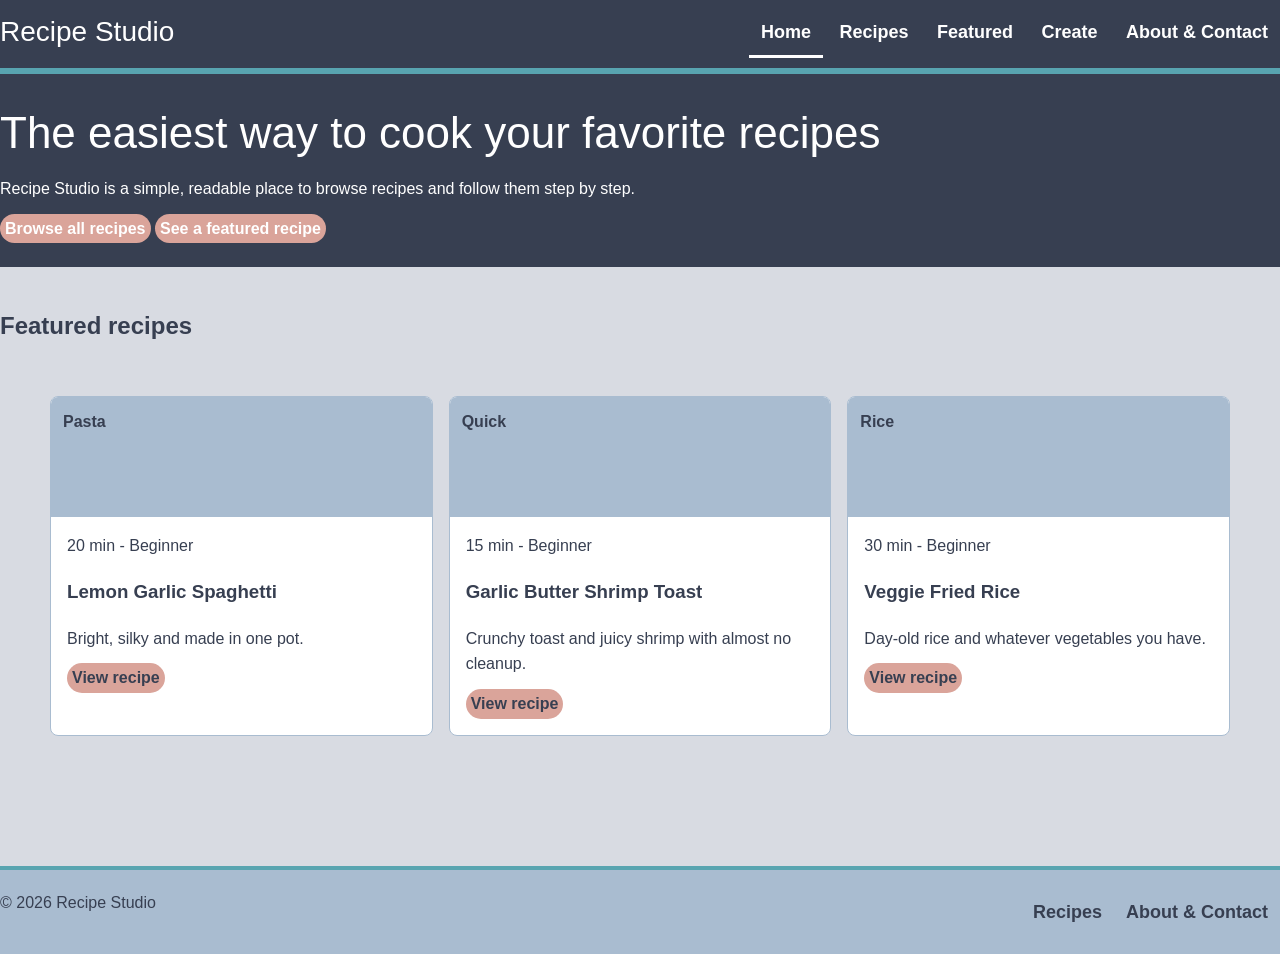
<file: index.html>
<!DOCTYPE html>
<html lang="en">
<head>
  <meta charset="UTF-8">
  <meta name="viewport" content="width=device-width, initial-scale=1">
  <title>Recipe Studio</title>
  <meta name="description" content="Collect and cook your favorite recipes.">
  <link rel="stylesheet" href="styles.css">
</head>
<body>
  <a class="skip-link" href="#main">Skip to main content</a>
  <header class="site-header">
    <div class="container">
      <a class="brand" href="index.html">Recipe Studio</a>
      <nav aria-label="Main">
        <ul class="nav">
          <li><a href="index.html" aria-current="page">Home</a></li>
          <li><a href="recipes.html">Recipes</a></li>
          <li><a href="recipe.html">Featured</a></li>
          <li><a href="create.html">Create</a></li>
          <li><a href="about.html">About &amp; Contact</a></li>
        </ul>
      </nav>
    </div>
  </header>

  <main id="main">
    <div class="band">
        <section class="hero" aria-labelledby="hero-title">
        <div class="container">
            <h1 id="hero-title">The easiest way to cook your favorite recipes</h1>
            <p>Recipe Studio is a simple, readable place to browse recipes and follow them step by step.</p>
            <div class="actions">
            <a class="btn btn--dark" href="recipes.html">Browse all recipes</a>
            <a class="btn btn--dark" href="recipe.html">See a featured recipe</a>
            </div>
        </div>
        </section>
    </div>

    <section class="section" aria-labelledby="featured-title">
      <div class="container">
        <h2 id="featured-title">Featured recipes</h2>
        <div class="grid">
        <article class="card">
          <div class="card__tile">Pasta</div>
          <div class="card__body">
            <p class="muted">20 min - Beginner</p>
            <h3>Lemon Garlic Spaghetti</h3>
            <p>Bright, silky and made in one pot.</p>
            <a class="btn" href="recipe.html#spaghetti">View recipe</a>
          </div>
        </article>
        <article class="card">
          <div class="card__tile">Quick</div>
          <div class="card__body">
            <p class="muted">15 min - Beginner</p>
            <h3>Garlic Butter Shrimp Toast</h3>
            <p>Crunchy toast and juicy shrimp with almost no cleanup.</p>
            <a class="btn" href="recipe.html#shrimp-toast">View recipe</a>
          </div>
        </article>
        <article class="card">
          <div class="card__tile">Rice</div>
          <div class="card__body">
            <p class="muted">30 min - Beginner</p>
            <h3>Veggie Fried Rice</h3>
            <p>Day-old rice and whatever vegetables you have.</p>
            <a class="btn" href="recipe.html#fried-rice">View recipe</a>
          </div>
        </article>
        </div>
      </div>
    </section>
  </main>

  <footer class="site-footer">
    <div class="container">
      <p>&copy; 2026 Recipe Studio</p>
      <nav aria-label="Footer"><ul class="nav"><li><a href="recipes.html">Recipes</a></li><li><a href="about.html">About &amp; Contact</a></li></ul></nav>
    </div>
  </footer>
</body>
</html>
</file>
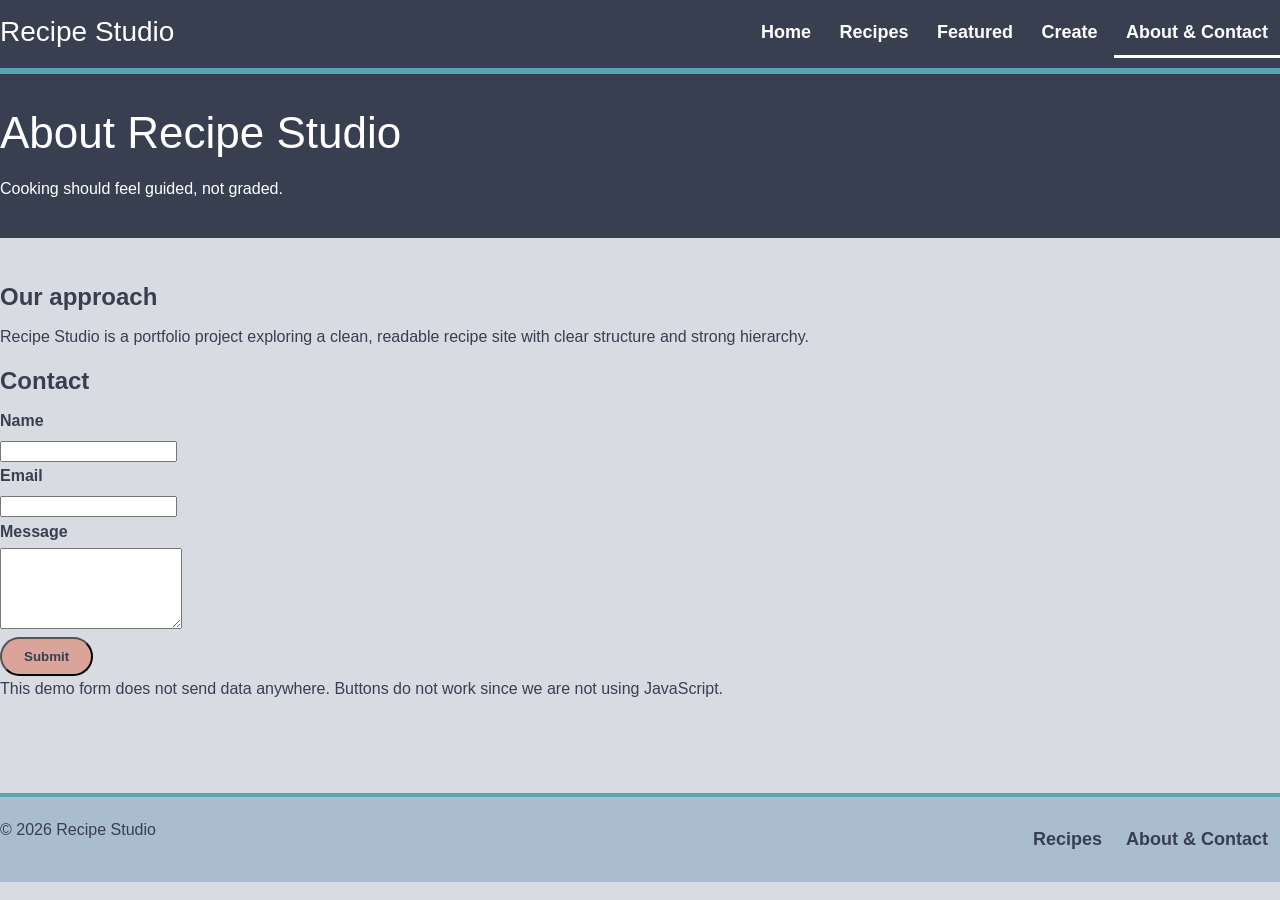
<file: about.html>
<!DOCTYPE html>
<html lang="en">
<head>
  <meta charset="utf-8">
  <meta name="viewport" content="width=device-width, initial-scale=1">
  <title>About &amp; Contact — Recipe Studio</title>
  <meta name="description" content="About Recipe Studio and how to get in touch.">
  <link rel="stylesheet" href="styles.css">
</head>
<body>
  <a class="skip-link" href="#main">Skip to main content</a>
  <header class="site-header">
    <div class="container">
      <a class="brand" href="index.html">Recipe Studio</a>
      <nav aria-label="Main">
        <ul class="nav">
          <li><a href="index.html">Home</a></li>
          <li><a href="recipes.html">Recipes</a></li>
          <li><a href="recipe.html">Featured</a></li>
          <li><a href="create.html">Create</a></li>
          <li><a href="about.html" aria-current="page">About &amp; Contact</a></li>
          
        </ul>
      </nav>
    </div>
  </header>

  <main id="main">
    <div class="band">
      <div class="container">
        <h1>About Recipe Studio</h1>
        <p>Cooking should feel guided, not graded.</p>
      </div>
    </div>
    <div class="section">
      <div class="container split">
        <section aria-labelledby="about-title">
          <h2 id="about-title">Our approach</h2>
          <p>Recipe Studio is a portfolio project exploring a clean, readable recipe site with clear structure and strong hierarchy.</p>
        </section>
        <section aria-labelledby="contact-title">
          <h2 id="contact-title">Contact</h2>
          <form class="form" action="#" method="get">
            <div class="field"><label for="name">Name</label><input id="name" name="name" type="text" autocomplete="name" required></div>
            <div class="field"><label for="email">Email</label><input id="email" name="email" type="email" autocomplete="email" required></div>
            <div class="field"><label for="msg">Message</label><textarea id="msg" name="msg" rows="5" required></textarea></div>
            <button class="submit-button" type="submit">Submit</button>
          </form>
          <p class="muted">This demo form does not send data anywhere. Buttons do not work since we are not using JavaScript.</p>
        </section>
      </div>
    </div>
  </main>

  <footer class="site-footer">
    <div class="container">
      <p>&copy; 2026 Recipe Studio</p>
      <nav aria-label="Footer"><ul class="nav"><li><a href="recipes.html">Recipes</a></li><li><a href="about.html">About &amp; Contact</a></li></ul></nav>
    </div>
  </footer>
</body>
</html>
</file>
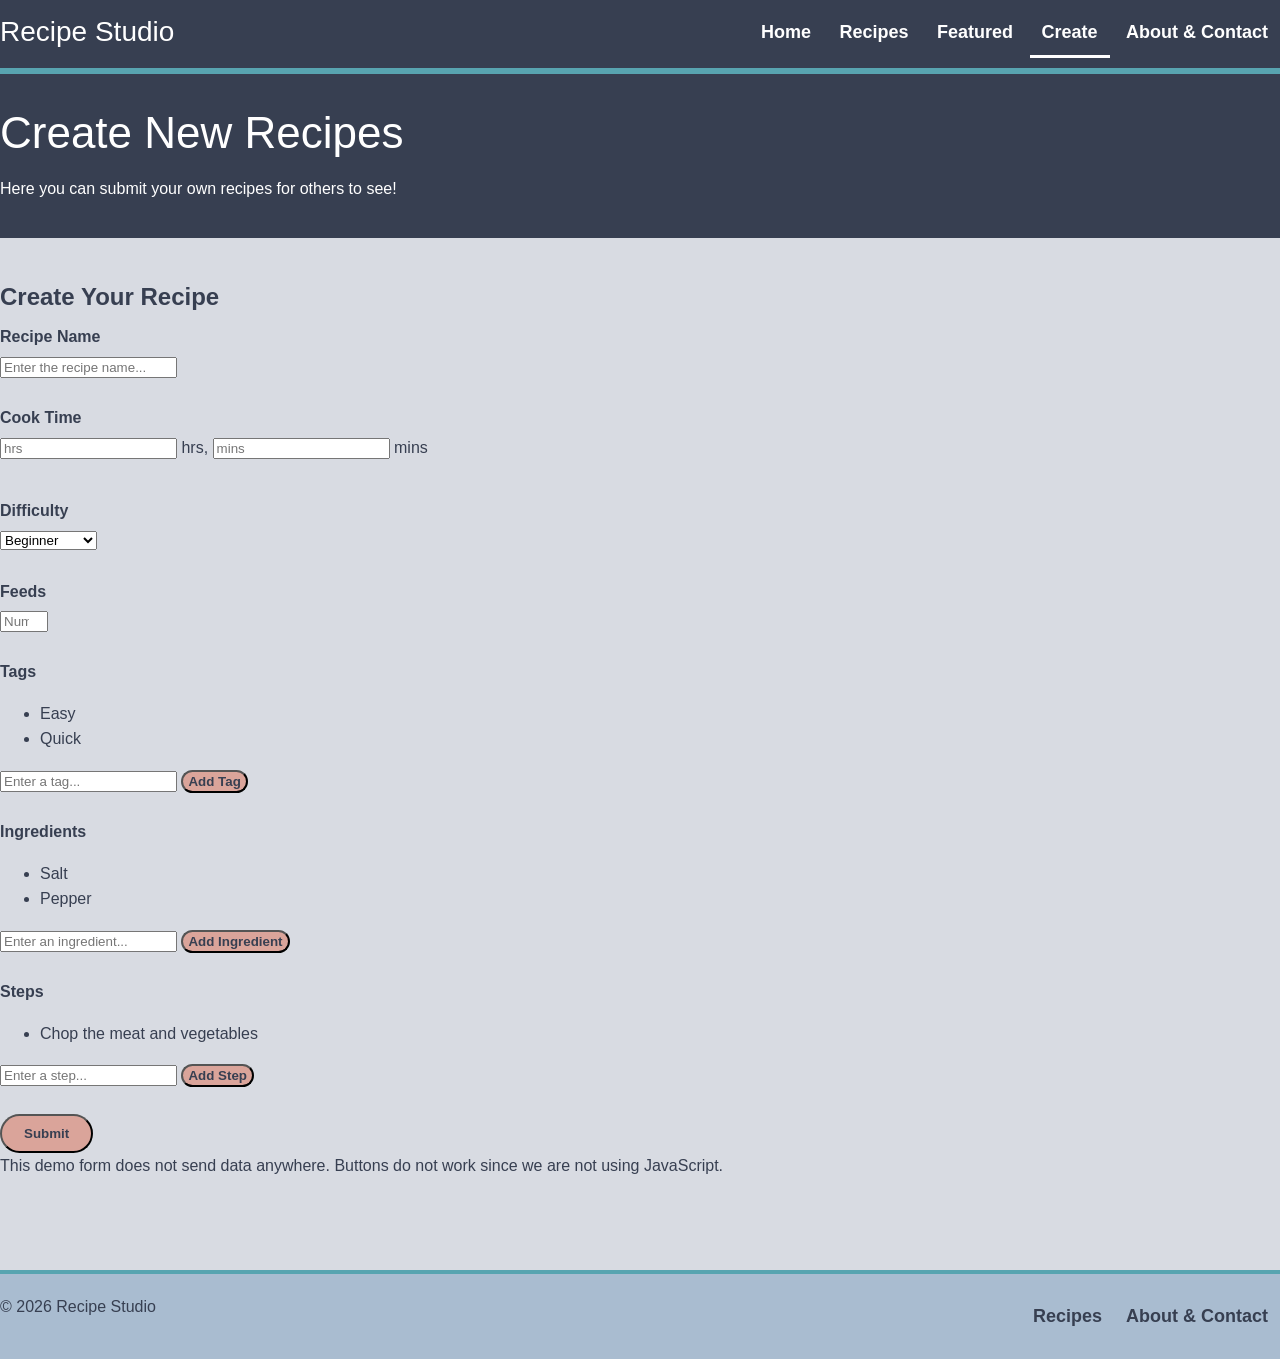
<file: create.html>
<!DOCTYPE html>
<html lang="en">
<head>
  <meta charset="utf-8">
  <meta name="viewport" content="width=device-width, initial-scale=1">
  <title>Create — Recipe Studio</title>
  <meta name="description" content="Create new recipes for Recipe Studio.">
  <link rel="stylesheet" href="styles.css">
</head>
<body>
  <a class="skip-link" href="#main">Skip to main content</a>
  <header class="site-header">
    <div class="container">
      <a class="brand" href="index.html">Recipe Studio</a>
      <nav aria-label="Main">
        <ul class="nav">
          <li><a href="index.html">Home</a></li>
          <li><a href="recipes.html">Recipes</a></li>
          <li><a href="recipe.html">Featured</a></li>
          <li><a href="create.html" aria-current="page">Create</a></li>
          <li><a href="about.html">About &amp; Contact</a></li>
        </ul>
      </nav>
    </div>
  </header>

  <main id="main">
    <div class="band">
      <div class="container">
        <h1>Create New Recipes</h1>
        <p>Here you can submit your own recipes for others to see!</p>
      </div>
    </div>
    <div class="section">
      <div class="container split">
        <section aria-labelledby="create-title">
          <h2 id="create-title">Create Your Recipe</h2>
          <form class="form" action="#" method="get">
            <div class="field">
                <label for="recipe-name">Recipe Name</label>
                <input id="recipe-name" name="recipe-name" type="text" placeholder="Enter the recipe name..." required>
            </div>
            <br>
            <div class="field">
                <label for="time">Cook Time</label>
                <p><input type="number" id="hours-input" placeholder="hrs" name="hrs" max="99" required> hrs, <input type="number" id="minutes-input" placeholder="mins" name="mins" max="59" required> mins</p>
            </div>
            <br>
            <div class="field">
                <label for="difficulty">Difficulty</label>
                <select id="difficulty" name="difficulty" required>
                    <option value="Beginner">Beginner</option>
                    <option value="Intermediate">Intermediate</option>
                    <option value="Advanced">Advanced</option>
                </select>
            </div>
            <br>
            <div class="field">
                <label for="amount">Feeds</label>
                <input id="amount" name="amount" type="number" placeholder="Number of servings..." min="1" max="99" required>
            </div>
            <br>
            <div class="field">
                <label for="tags">Tags</label>
                <ul id="tags">
                    <li>Easy</li>
                    <li>Quick</li>
                </ul>
                <input type="text" id="tag-input" placeholder="Enter a tag..." name="tags" required>
                <button class="btn" id="add-tag">Add Tag</button>
            </div>
            <br>
            <div class="field">
                <label for="ingredients">Ingredients</label>
                <ul id="ingredients">
                    <li>Salt</li>
                    <li>Pepper</li>
                </ul>
                <input type="text" id="ingredient-input" placeholder="Enter an ingredient..." name="ingredients" required>
                <button class="btn" id="add-ingredient">Add Ingredient</button>
            </div>
            <br>
            <div class="field">
                <label for="steps">Steps</label>
                <ul id="steps">
                    <li>Chop the  meat and vegetables</li>
                </ul>
                <input type="text" id="step-input" placeholder="Enter a step..." name="steps" required>
                <button class="btn" id="add-step">Add Step</button>
            </div>
            <br>
            <button class="submit-button" type="submit">Submit</button>
          </form>
          <p class="muted">This demo form does not send data anywhere. Buttons do not work since we are not using JavaScript.</p>
        </section>
      </div>
    </div>
  </main>

  <footer class="site-footer">
    <div class="container">
      <p>&copy; 2026 Recipe Studio</p>
      <nav aria-label="Footer"><ul class="nav"><li><a href="recipes.html">Recipes</a></li><li><a href="about.html">About &amp; Contact</a></li></ul></nav>
    </div>
  </footer>
</body>
</html>
</file>
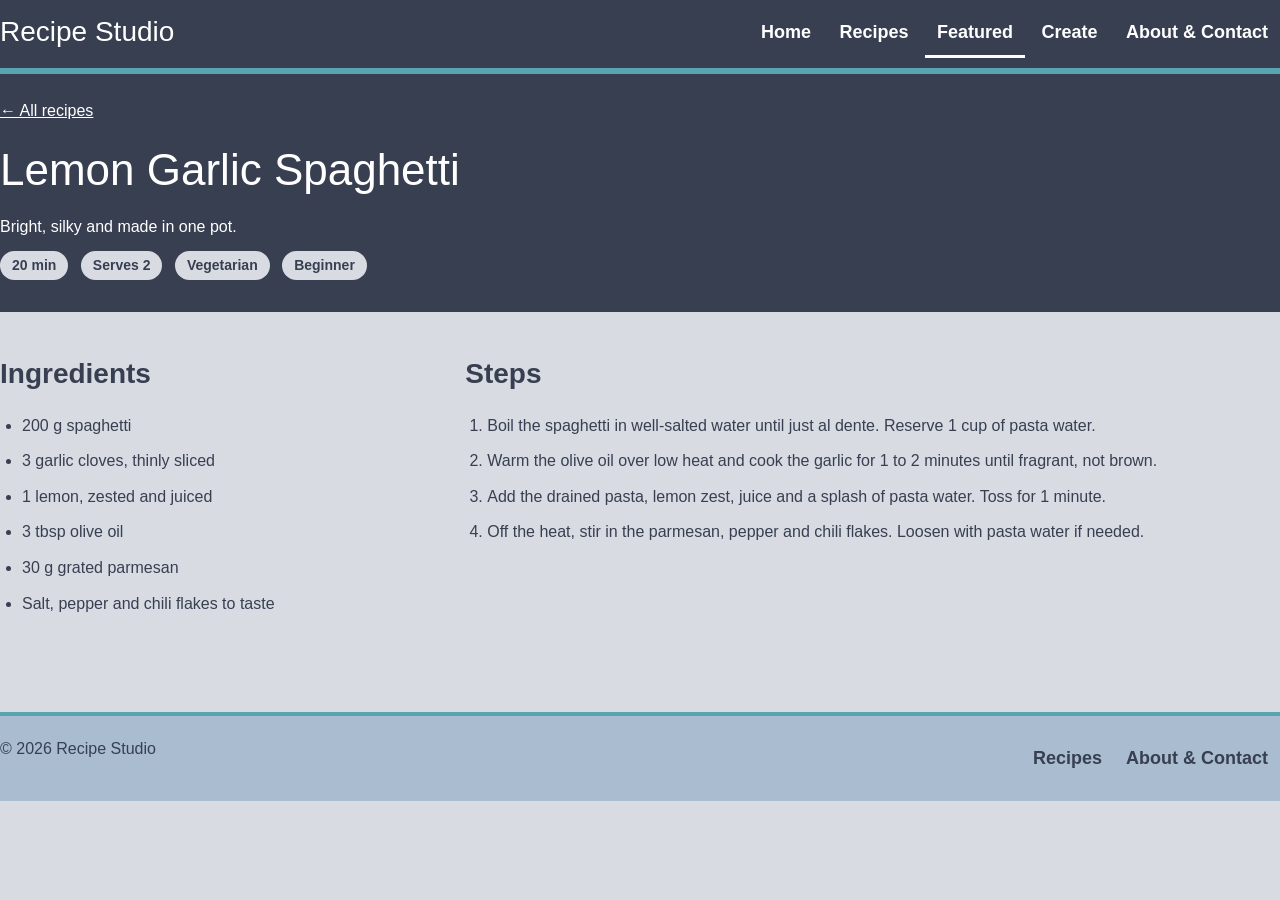
<file: recipe.html>
<!DOCTYPE html>
<html lang="en">
<head>
  <meta charset="UTF-8">
  <meta name="viewport" content="width=device-width, initial-scale=1">
  <title>Recipe — Recipe Studio</title>
  <meta name="description" content="Ingredients and steps for a Recipe Studio recipe.">
  <link rel="stylesheet" href="styles.css">
</head>
<body>
  <a class="skip-link" href="#main">Skip to main content</a>
  <header class="site-header">
    <div class="container">
      <a class="brand" href="index.html">Recipe Studio</a>
      <nav aria-label="Main">
        <ul class="nav">
          <li><a href="index.html">Home</a></li>
          <li><a href="recipes.html">Recipes</a></li>
          <li><a href="recipe.html" aria-current="page">Featured</a></li>
          <li><a href="create.html">Create</a></li>
          <li><a href="about.html">About &amp; Contact</a></li>
        </ul>
      </nav>
    </div>
  </header>

  <main id="main">
    <div class="recipe-page" id="shrimp-toast">
      <div class="band">
        <div class="container">
          <p><a href="recipes.html">&larr; All recipes</a></p>
          <h1>Garlic Butter Shrimp Toast</h1>
          <p>Crunchy toast and juicy shrimp with almost no cleanup.</p>
          <ul class="facts">
            <li>15 min</li>
            <li>Serves 2</li>
            <li>Contains shellfish</li>
            <li>Beginner</li>
          </ul>
        </div>
      </div>
      <div class="section">
        <div class="container recipe">
          <section aria-labelledby="shrimp-toast-ing">
            <h2 id="shrimp-toast-ing">Ingredients</h2>
            <ul>
              <li>250 g large shrimp, peeled</li>
              <li>4 slices crusty bread</li>
              <li>3 tbsp butter</li>
              <li>4 garlic cloves, minced</li>
              <li>1 tbsp lemon juice</li>
              <li>2 tbsp chopped parsley</li>
              <li>Salt and pepper to taste</li>
            </ul>
          </section>
          <section aria-labelledby="shrimp-toast-steps">
            <h2 id="shrimp-toast-steps">Steps</h2>
            <ol>
              <li>Toast the bread until golden and set it aside.</li>
              <li>Melt the butter over medium heat and cook the garlic for 30 seconds.</li>
              <li>Add the shrimp and cook 2 to 3 minutes per side until pink.</li>
              <li>Stir in the lemon juice and parsley, then season with salt and pepper.</li>
              <li>Spoon the shrimp and butter over the toast and serve right away.</li>
            </ol>
          </section>
        </div>
      </div>
    </div>

    <div class="recipe-page" id="fried-rice">
      <div class="band">
        <div class="container">
          <p><a href="recipes.html">&larr; All recipes</a></p>
          <h1>Veggie Fried Rice</h1>
          <p>Day-old rice and whatever vegetables you have.</p>
          <ul class="facts">
            <li>30 min</li>
            <li>Serves 3</li>
            <li>Vegetarian</li>
            <li>Beginner</li>
          </ul>
        </div>
      </div>
      <div class="section">
        <div class="container recipe">
          <section aria-labelledby="fried-rice-ing">
            <h2 id="fried-rice-ing">Ingredients</h2>
            <ul>
              <li>3 cups cooked day-old rice</li>
              <li>2 tbsp vegetable oil</li>
              <li>2 eggs, beaten</li>
              <li>1 cup frozen peas and carrots</li>
              <li>3 green onions, sliced</li>
              <li>2 garlic cloves, minced</li>
              <li>2 tbsp soy sauce</li>
              <li>1 tsp sesame oil</li>
            </ul>
          </section>
          <section aria-labelledby="fried-rice-steps">
            <h2 id="fried-rice-steps">Steps</h2>
            <ol>
              <li>Heat 1 tbsp oil in a large pan and scramble the eggs. Remove and set aside.</li>
              <li>Add the remaining oil, then cook the garlic and peas and carrots for 3 minutes.</li>
              <li>Add the rice and press it into the pan. Stir and cook for 5 minutes.</li>
              <li>Add the soy sauce, sesame oil, eggs and green onions. Toss and serve.</li>
            </ol>
          </section>
        </div>
      </div>
    </div>

    <div class="recipe-page" id="tomato-soup">
      <div class="band">
        <div class="container">
          <p><a href="recipes.html">&larr; All recipes</a></p>
          <h1>Slow-Roasted Tomato Soup</h1>
          <p>Deep, sweet flavor from a patient roast.</p>
          <ul class="facts">
            <li>55 min</li>
            <li>Serves 4</li>
            <li>Vegetarian</li>
            <li>Intermediate</li>
          </ul>
        </div>
      </div>
      <div class="section">
        <div class="container recipe">
          <section aria-labelledby="tomato-soup-ing">
            <h2 id="tomato-soup-ing">Ingredients</h2>
            <ul>
              <li>1 kg ripe tomatoes, halved</li>
              <li>1 onion, quartered</li>
              <li>4 garlic cloves, unpeeled</li>
              <li>3 tbsp olive oil</li>
              <li>500 ml vegetable stock</li>
              <li>1 tsp sugar</li>
              <li>Salt and pepper to taste</li>
              <li>Fresh basil to serve</li>
            </ul>
          </section>
          <section aria-labelledby="tomato-soup-steps">
            <h2 id="tomato-soup-steps">Steps</h2>
            <ol>
              <li>Heat the oven to 200 C (400 F). Spread the tomatoes, onion and garlic on a tray, drizzle with oil and season.</li>
              <li>Roast for 40 minutes until soft and lightly browned.</li>
              <li>Squeeze the garlic from its skins and move everything to a pot with the stock and sugar.</li>
              <li>Simmer for 10 minutes, then blend until smooth.</li>
              <li>Taste, adjust the seasoning and serve with basil.</li>
            </ol>
          </section>
        </div>
      </div>
    </div>

    <div class="recipe-page" id="chickpea-curry">
      <div class="band">
        <div class="container">
          <p><a href="recipes.html">&larr; All recipes</a></p>
          <h1>Chickpea Curry</h1>
          <p>Warm spices, creamy sauce, one pan.</p>
          <ul class="facts">
            <li>40 min</li>
            <li>Serves 4</li>
            <li>Vegan</li>
            <li>Intermediate</li>
          </ul>
        </div>
      </div>
      <div class="section">
        <div class="container recipe">
          <section aria-labelledby="chickpea-curry-ing">
            <h2 id="chickpea-curry-ing">Ingredients</h2>
            <ul>
              <li>2 cans chickpeas, drained</li>
              <li>1 onion, diced</li>
              <li>3 garlic cloves, minced</li>
              <li>1 tbsp grated fresh ginger</li>
              <li>2 tbsp curry powder</li>
              <li>400 g canned chopped tomatoes</li>
              <li>200 ml coconut milk</li>
              <li>2 tbsp vegetable oil</li>
              <li>Salt to taste</li>
              <li>Fresh cilantro to serve</li>
            </ul>
          </section>
          <section aria-labelledby="chickpea-curry-steps">
            <h2 id="chickpea-curry-steps">Steps</h2>
            <ol>
              <li>Heat the oil and cook the onion for 8 minutes until soft.</li>
              <li>Add the garlic, ginger and curry powder and stir for 1 minute.</li>
              <li>Add the tomatoes and simmer for 10 minutes.</li>
              <li>Add the chickpeas and coconut milk and simmer for 15 minutes.</li>
              <li>Season with salt and top with cilantro. Serve with rice.</li>
            </ol>
          </section>
        </div>
      </div>
    </div>

    <div class="recipe-page" id="mac-and-cheese">
      <div class="band">
        <div class="container">
          <p><a href="recipes.html">&larr; All recipes</a></p>
          <h1>Stovetop Mac &amp; Cheese</h1>
          <p>Creamy, no baking and no boxed mix.</p>
          <ul class="facts">
            <li>45 min</li>
            <li>Serves 4</li>
            <li>Vegetarian</li>
            <li>Beginner</li>
          </ul>
        </div>
      </div>
      <div class="section">
        <div class="container recipe">
          <section aria-labelledby="mac-and-cheese-ing">
            <h2 id="mac-and-cheese-ing">Ingredients</h2>
            <ul>
              <li>250 g elbow macaroni</li>
              <li>2 tbsp butter</li>
              <li>2 tbsp flour</li>
              <li>500 ml milk</li>
              <li>200 g grated cheddar</li>
              <li>1/2 tsp mustard powder</li>
              <li>Salt and pepper to taste</li>
            </ul>
          </section>
          <section aria-labelledby="mac-and-cheese-steps">
            <h2 id="mac-and-cheese-steps">Steps</h2>
            <ol>
              <li>Cook the macaroni in salted water until just tender, then drain.</li>
              <li>Melt the butter in the pot, stir in the flour and cook for 1 minute.</li>
              <li>Slowly whisk in the milk and simmer for 5 minutes until thick.</li>
              <li>Off the heat, stir in the cheddar, mustard powder, salt and pepper.</li>
              <li>Return the macaroni to the pot, stir well and serve.</li>
            </ol>
          </section>
        </div>
      </div>
    </div>

    <div class="recipe-page" id="spaghetti">
      <div class="band">
        <div class="container">
          <p><a href="recipes.html">&larr; All recipes</a></p>
          <h1>Lemon Garlic Spaghetti</h1>
          <p>Bright, silky and made in one pot.</p>
          <ul class="facts">
            <li>20 min</li>
            <li>Serves 2</li>
            <li>Vegetarian</li>
            <li>Beginner</li>
          </ul>
        </div>
      </div>
      <div class="section">
        <div class="container recipe">
          <section aria-labelledby="spaghetti-ing">
            <h2 id="spaghetti-ing">Ingredients</h2>
            <ul>
              <li>200 g spaghetti</li>
              <li>3 garlic cloves, thinly sliced</li>
              <li>1 lemon, zested and juiced</li>
              <li>3 tbsp olive oil</li>
              <li>30 g grated parmesan</li>
              <li>Salt, pepper and chili flakes to taste</li>
            </ul>
          </section>
          <section aria-labelledby="spaghetti-steps">
            <h2 id="spaghetti-steps">Steps</h2>
            <ol>
              <li>Boil the spaghetti in well-salted water until just al dente. Reserve 1 cup of pasta water.</li>
              <li>Warm the olive oil over low heat and cook the garlic for 1 to 2 minutes until fragrant, not brown.</li>
              <li>Add the drained pasta, lemon zest, juice and a splash of pasta water. Toss for 1 minute.</li>
              <li>Off the heat, stir in the parmesan, pepper and chili flakes. Loosen with pasta water if needed.</li>
            </ol>
          </section>
        </div>
      </div>
    </div>
  </main>

  <footer class="site-footer">
    <div class="container">
      <p>&copy; 2026 Recipe Studio</p>
      <nav aria-label="Footer"><ul class="nav"><li><a href="recipes.html">Recipes</a></li><li><a href="about.html">About &amp; Contact</a></li></ul></nav>
    </div>
  </footer>
</body>
</html>
</file>
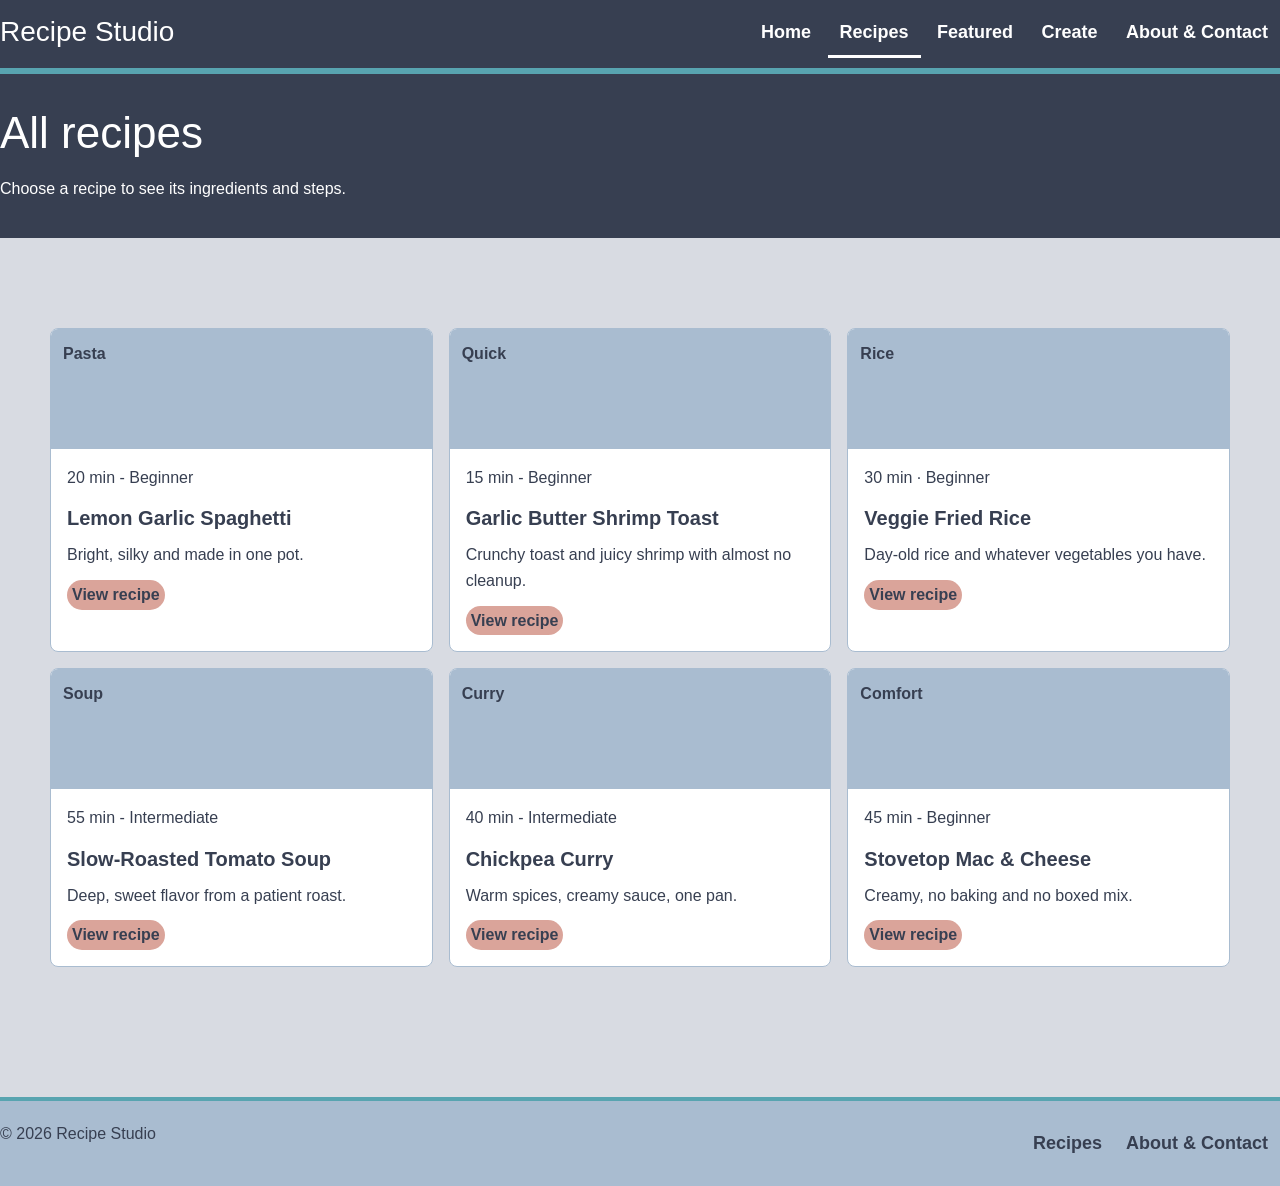
<file: recipes.html>
<!DOCTYPE html>
<html lang="en">
<head>
  <meta charset="utf-8">
  <meta name="viewport" content="width=device-width, initial-scale=1">
  <title>Recipes — Recipe Studio</title>
  <meta name="description" content="Browse all Recipe Studio recipes.">
  <link rel="stylesheet" href="styles.css">
</head>
<body>
  <a class="skip-link" href="#main">Skip to main content</a>
  <header class="site-header">
    <div class="container">
      <a class="brand" href="index.html">Recipe Studio</a>
      <nav aria-label="Main">
        <ul class="nav">
          <li><a href="index.html">Home</a></li>
          <li><a href="recipes.html" aria-current="page">Recipes</a></li>
          <li><a href="recipe.html">Featured</a></li>
          <li><a href="create.html">Create</a></li>
          <li><a href="about.html">About &amp; Contact</a></li>
        </ul>
      </nav>
    </div>
  </header>

  <main id="main">
    <div class="band">
      <div class="container">
        <h1>All recipes</h1>
        <p>Choose a recipe to see its ingredients and steps.</p>
      </div>
    </div>
    <div class="section">
      <div class="container recipes-container">
        <article class="card">
          <div class="card__tile">Pasta</div>
          <div class="card__body">
            <p class="muted">20 min - Beginner</p>
            <h2>Lemon Garlic Spaghetti</h2>
            <p>Bright, silky and made in one pot.</p>
            <a class="btn" href="recipe.html#spaghetti">View recipe</a>
          </div>
        </article>
        <article class="card">
          <div class="card__tile">Quick</div>
          <div class="card__body">
            <p class="muted">15 min - Beginner</p>
            <h2>Garlic Butter Shrimp Toast</h2>
            <p>Crunchy toast and juicy shrimp with almost no cleanup.</p>
            <a class="btn" href="recipe.html#shrimp-toast">View recipe</a>
          </div>
        </article>
        <article class="card">
          <div class="card__tile">Rice</div>
          <div class="card__body">
            <p class="muted">30 min · Beginner</p>
            <h2>Veggie Fried Rice</h2>
            <p>Day-old rice and whatever vegetables you have.</p>
            <a class="btn" href="recipe.html#fried-rice">View recipe</a>
          </div>
        </article>
        <article class="card">
          <div class="card__tile">Soup</div>
          <div class="card__body">
            <p class="muted">55 min - Intermediate</p>
            <h2>Slow-Roasted Tomato Soup</h2>
            <p>Deep, sweet flavor from a patient roast.</p>
            <a class="btn" href="recipe.html#tomato-soup">View recipe</a>
          </div>
        </article>
        <article class="card">
          <div class="card__tile">Curry</div>
          <div class="card__body">
            <p class="muted">40 min - Intermediate</p>
            <h2>Chickpea Curry</h2>
            <p>Warm spices, creamy sauce, one pan.</p>
            <a class="btn" href="recipe.html#chickpea-curry">View recipe</a>
          </div>
        </article>
        <article class="card">
          <div class="card__tile">Comfort</div>
          <div class="card__body">
            <p class="muted">45 min - Beginner</p>
            <h2>Stovetop Mac &amp; Cheese</h2>
            <p>Creamy, no baking and no boxed mix.</p>
            <a class="btn" href="recipe.html#mac-and-cheese">View recipe</a>
          </div>
        </article>
        </div>
      </div>
    </div>
  </main>

  <footer class="site-footer">
    <div class="container">
      <p>&copy; 2026 Recipe Studio</p>
      <nav aria-label="Footer"><ul class="nav"><li><a href="recipes.html">Recipes</a></li><li><a href="about.html">About &amp; Contact</a></li></ul></nav>
    </div>
  </footer>
</body>
</html>
</file>
<file: styles.css>
* {
  box-sizing: border-box;
}

body {
  margin: 0;
  font-family: Verdana, Geneva, sans-serif;
  font-size: 16px;
  line-height: 1.6;
  color: #373f51;
  background: #d8dbe2;
}

h1, h2 {
  margin: 0 0 8px 0;
}

p {
  margin: 0 0 12px 0;
}

a {
  color: #373f51;
}

a:focus {
  outline: 3px solid #1a4fd6;
  outline-offset: 2px;
}

.grid,
.recipes-container {
  display: grid;
  grid-template-columns: repeat(3, minmax(0, 1fr));
  gap: 16px;
  margin: 50px;
}

.muted {
  color: #373f51;
}

.skip-link {
  position: absolute;
  left: -9999px;
}

.skip-link:focus {
  left: 10px;
  top: 10px;
  background: #ffffff;
  padding: 8px;
}

label {
  display: block;
  font-weight: bold;
  margin-bottom: 4px;
}

.site-header {
  background: #373f51;
  border-bottom: 6px solid #58a4b0;
}

.site-header .container {
  overflow: hidden;
  padding: 10px 0;
}

.brand {
  float: left;
  font-size: 28px;
  color: #ffffff;
  text-decoration: none;
}

.site-header nav {
  float: right;
}

.nav {
  margin: 0;
  padding: 0;
  list-style: none;
}

.nav li {
  display: inline-block;
}

.nav a {
  transition: background 0.2s;
  display: block;
  padding: 8px 12px;
  font-size: 18px;
  font-weight: bold;
  color: #ffffff;
  text-decoration: none;
}

.nav a:hover {
  background: #a9bcd0;
  color: #373f51;
}

.nav a[aria-current="page"] {
  border-bottom: 3px solid #ffffff;
}

.site-header a:focus,
.band a:focus {
  outline-color: #ffffff;
}

/* Page title band */
.band {
  background: #373f51;
  padding: 24px 0;
}

/* Recipe title band */
.band h1 {
  font-size: 44px;
  font-weight: normal;
  color: #ffffff;
}

.band p,
.band a {
  color: #ffffff;
}

/* Recipe cards */
.section {
  padding: 40px 0;
}

.card {
  display: inline-block;
  vertical-align: top;
  margin: 1.5%;
  background: #ffffff;
  border: 1px solid #a9bcd0;
  border-radius: 8px;
  overflow: hidden;
  transition: transform 0.2s, box-shadow 0.2s;
}

.grid .card,
.recipes-container .card {
  width: auto;
  margin: 0;
}

.card:hover,
.card:focus-within {
  transform: translateY(-4px);
  box-shadow: 0 8px 20px rgba(55, 63, 81, 0.3);
}

.card__tile {
  height: 120px;
  padding: 12px;
  background: #a9bcd0;
  font-weight: bold;
}

.card__body {
  padding: 16px;
}

.card h2 {
  font-size: 20px;
}

.submit-button, .btn {
  display: inline-block;
  padding: 10px 22px;
  background: #daa49a;
  color: #373f51;
  font-weight: bold;
  text-decoration: none;
  border-radius: 20px;
  transition: background 0.2s, transform 0.2s;
}

.btn {
  padding: 2px 5px;
}

.submit-button:hover, .btn:hover {
  background: #a9bcd0;
  transform: translateY(-2px);
}

/* time, servings, diet, level */
.facts {
  margin: 12px 0 0 0;
  padding: 0;
  list-style: none;
}

.facts li {
  display: inline-block;
  margin: 0 8px 8px 0;
  padding: 3px 12px;
  background: #d8dbe2;
  border-radius: 15px;
  font-size: 14px;
  font-weight: bold;
}

/* Ingredients on the left and steps on right */
.recipe section {
  display: inline-block;
  vertical-align: top;
}

.recipe section:first-child {
  width: 33%;
  margin-right: 3%;
}

.recipe section:last-child {
  width: 60%;
}

.recipe h2 {
  font-size: 28px;
}

.recipe ul,
.recipe ol {
  padding-left: 22px;
}

.recipe li {
  margin-bottom: 10px;
}

/* One recipe is shown at a time */
.recipe-page {
  display: none;
}

.recipe-page:target {
  display: block;
}

/* Spaghetti shows when no recipe is picked */
#spaghetti {
  display: block;
}

.recipe-page:target ~ #spaghetti {
  display: none;
}

/* Footer */
.site-footer {
  margin-top: 40px;
  padding: 20px 0;
  background: #a9bcd0;
  border-top: 4px solid #58a4b0;
}

.site-footer .container {
  overflow: hidden;
}

.site-footer p {
  float: left;
  margin: 0;
}

.site-footer nav {
  float: right;
}

.site-footer .nav a {
  color: #373f51;
}

.site-footer .nav a:hover {
  background: #d8dbe2;
}

/* Tablet */
@media (max-width: 800px) {
  .grid,
  .recipes-container {
    grid-template-columns: 1fr;
  }

  .card {
    width: 46%;
  }

  /* Tablet and phone: */
  .recipe section:first-child,
  .recipe section:last-child {
    display: block;
    width: 100%;
    margin-right: 0;
    margin-bottom: 24px;
  }
}

/* Phone */
@media (max-width: 500px) {
  .card {
    width: 100%;
    margin: 0 0 16px 0;
  }

  .brand,
  .site-header nav,
  .site-footer p,
  .site-footer nav {
    float: none;
  }

  .band h1 {
    font-size: 32px;
  }
}

/* People who ask for less motion get no animation or transitions */
@media (prefers-reduced-motion: reduce) {
  * {
    animation: none !important;
    transition: none !important;
  }
}

/* Animations */
.band h1 {
  animation: slide-in 0.5s ease-out;
}

.card {
  animation: fade-up 0.6s ease-out both;
}

.facts li {
  animation: pop 0.4s ease-out both;
}

.recipe-page {
  animation: fade-up 0.5s ease-out;
}

@keyframes fade-up {
  from {
    opacity: 0;
    transform: translateY(16px);
  }
  to {
    opacity: 1;
    transform: translateY(0);
  }
}

@keyframes slide-in {
  from {
    opacity: 0;
    transform: translateX(-24px);
  }
  to {
    opacity: 1;
    transform: translateX(0);
  }
}

@keyframes pop {
  from {
    opacity: 0;
    transform: scale(0.8);
  }
  to {
    opacity: 1;
    transform: scale(1);
  }
}
</file>
